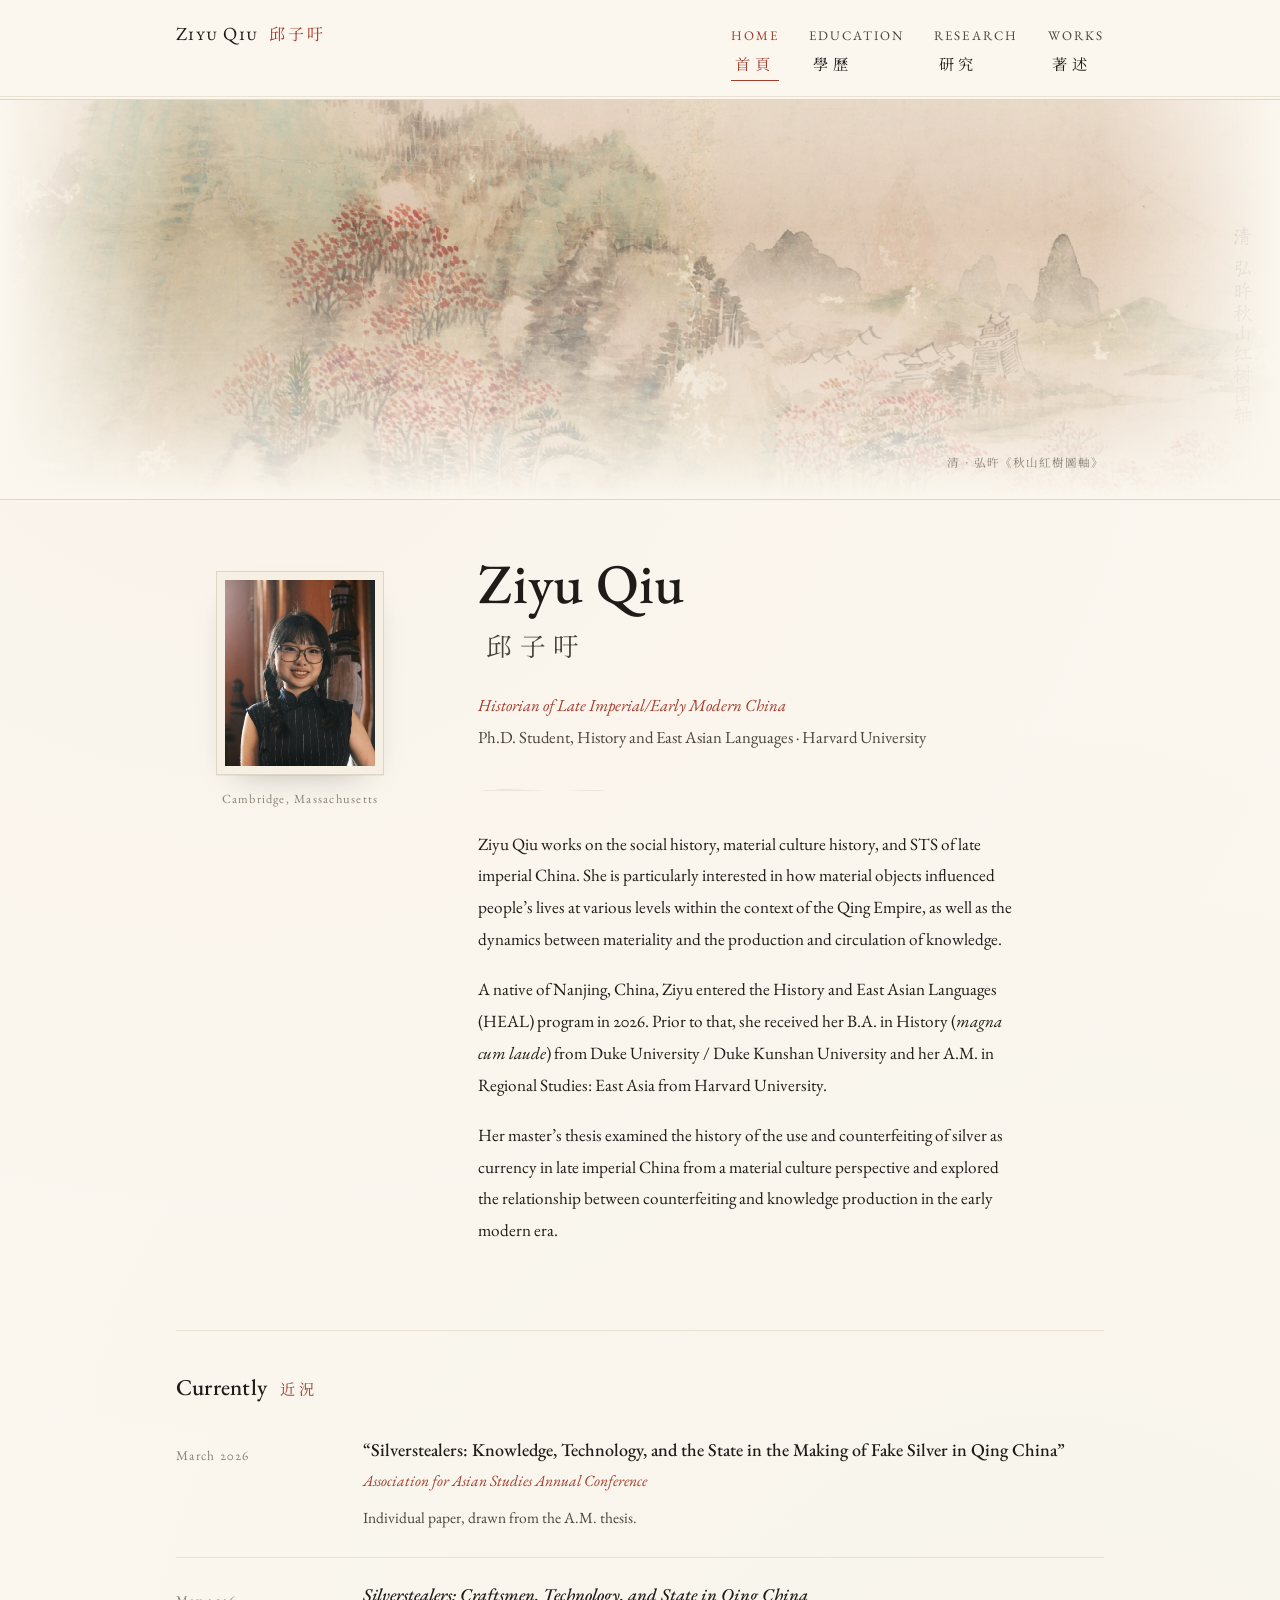
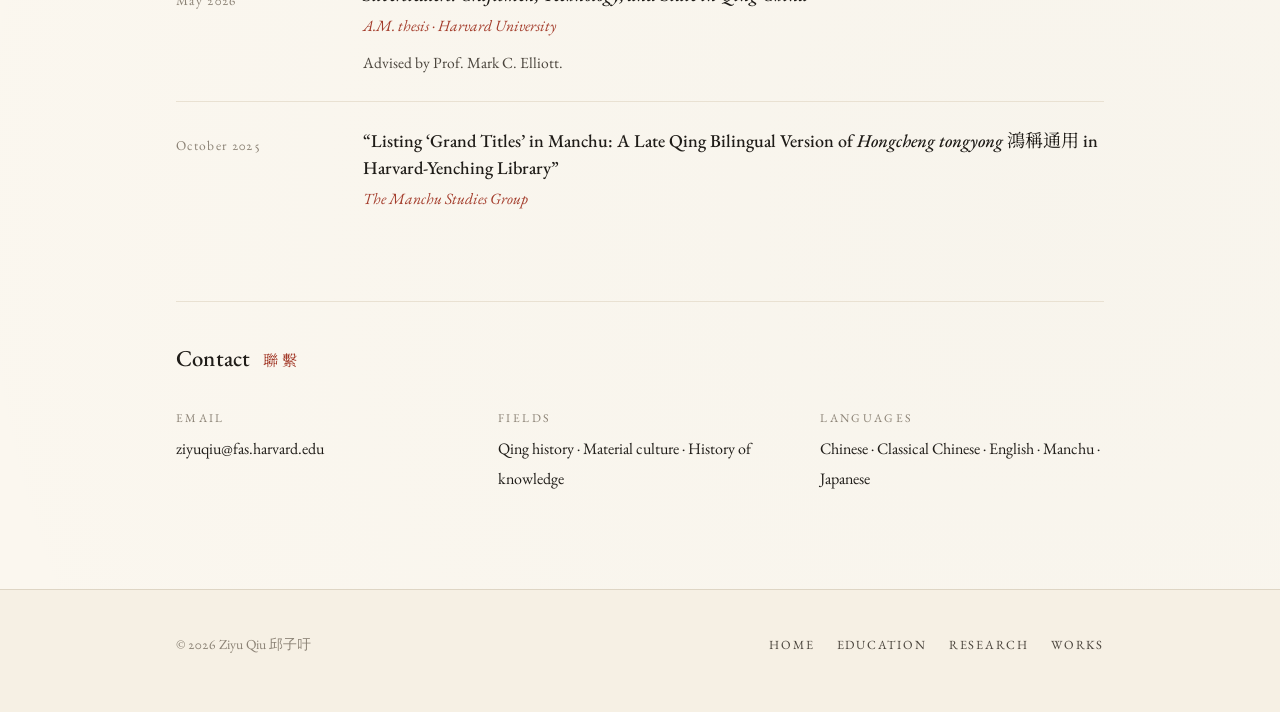
<file: index.html>
<!DOCTYPE html>
<html lang="en">
<head>
<meta charset="utf-8">
<meta name="viewport" content="width=device-width, initial-scale=1">
<title>Ziyu Qiu 邱子吁 — Historian of Late Imperial/Early Modern China</title>
<meta name="description" content="Ziyu Qiu (邱子吁) works on the social history, material culture history, and STS of late imperial China. Ph.D. student in History and East Asian Languages, Harvard University.">
<link rel="icon" href="data:image/svg+xml,%3Csvg xmlns='http://www.w3.org/2000/svg' viewBox='0 0 32 32'%3E%3Crect width='32' height='32' rx='3' fill='%23A33B2A'/%3E%3Ctext x='16' y='23' font-size='20' text-anchor='middle' fill='%23FBF7EF' font-family='serif'%3E%E9%82%B1%3C/text%3E%3C/svg%3E">
<link rel="preconnect" href="https://fonts.googleapis.com">
<link rel="preconnect" href="https://fonts.gstatic.com" crossorigin>
<link href="https://fonts.googleapis.com/css2?family=EB+Garamond:ital,wght@0,400;0,500;0,600;1,400;1,500&family=Noto+Serif+SC:wght@300;400;600&display=swap" rel="stylesheet">
<link rel="stylesheet" href="assets/css/style.css">
</head>
<body>

<header class="masthead">
  <div class="wrap masthead__inner">
    <a class="brand" href="index.html">
      <span class="brand__en">Ziyu Qiu</span>
      <span class="brand__zh">邱子吁</span>
    </a>
    <nav class="nav" aria-label="Main">
      <a href="index.html" aria-current="page">Home<span class="han">首頁</span></a>
      <a href="education.html">Education<span class="han">學歷</span></a>
      <a href="research.html">Research<span class="han">研究</span></a>
      <a href="works.html">Works<span class="han">著述</span></a>
    </nav>
  </div>
</header>

<main>

  <section class="hero">
    <div class="hero__scroll">
      <img src="assets/img/landscape.jpg" alt="Qing-dynasty ink-and-colour landscape: mist-veiled mountains with red autumn trees.">
      <p class="hero__caption">清 · 弘旿《秋山紅樹圖軸》</p>
    </div>

    <div class="wrap hero__body">

      <figure class="portrait">
        <div class="portrait__frame">
          <img src="assets/img/portrait.jpg" alt="Portrait of Ziyu Qiu.">
        </div>
        <figcaption>Cambridge, Massachusetts</figcaption>
      </figure>

      <div>
        <h1 class="identity__en">Ziyu Qiu</h1>
        <p class="identity__zh">邱子吁</p>
        <p class="identity__role">Historian of Late Imperial/Early Modern China<br>
          <span>Ph.D. Student, History and East Asian Languages · Harvard University</span></p>

        <svg class="stroke" viewBox="0 0 200 8" aria-hidden="true">
          <path d="M2,4.2 C60,0.6 140,7.4 198,3.9 C140,5.9 60,2.3 2,4.2 Z"/>
        </svg>

        <div class="lede">
          <p>Ziyu Qiu works on the social history, material culture history, and STS of
             late imperial China. She is particularly interested in how material objects
             influenced people’s lives at various levels within the context of the Qing
             Empire, as well as the dynamics between materiality and the production and
             circulation of knowledge.</p>

          <p>A native of Nanjing, China, Ziyu entered the History and East Asian
             Languages (HEAL) program in 2026. Prior to that, she received her B.A. in
             History (<em>magna cum laude</em>) from Duke University / Duke Kunshan
             University and her A.M. in Regional Studies: East Asia from Harvard
             University.</p>

          <p>Her master’s thesis examined the history of the use and counterfeiting of
             silver as currency in late imperial China from a material culture
             perspective and explored the relationship between counterfeiting and
             knowledge production in the early modern era.</p>
        </div>
      </div>
    </div>
  </section>

  <section class="wrap section section--sep">
    <h2 class="sec">Currently <span class="han">近況</span></h2>
    <ul class="entries">
      <li class="entry">
        <div class="entry__date">March 2026</div>
        <div>
          <p class="entry__title">“Silverstealers: Knowledge, Technology, and the State in
            the Making of Fake Silver in Qing China”</p>
          <p class="entry__where">Association for Asian Studies Annual Conference</p>
          <p class="entry__note">Individual paper, drawn from the A.M. thesis.</p>
        </div>
      </li>
      <li class="entry">
        <div class="entry__date">May 2026</div>
        <div>
          <p class="entry__title"><cite>Silverstealers: Craftsmen, Technology, and State
            in Qing China</cite></p>
          <p class="entry__where">A.M. thesis · Harvard University</p>
          <p class="entry__note">Advised by Prof. Mark C. Elliott.</p>
        </div>
      </li>
      <li class="entry">
        <div class="entry__date">October 2025</div>
        <div>
          <p class="entry__title">“Listing ‘Grand Titles’ in Manchu: A Late Qing Bilingual
            Version of <cite>Hongcheng tongyong</cite> <span class="han">鴻稱通用</span> in
            Harvard-Yenching Library”</p>
          <p class="entry__where">The Manchu Studies Group</p>
        </div>
      </li>
    </ul>
  </section>

  <section class="wrap section section--sep">
    <h2 class="sec">Contact <span class="han">聯繫</span></h2>
    <dl class="contact">
      <div>
        <dt>Email</dt>
        <dd class="v"><a href="mailto:ziyuqiu@fas.harvard.edu">ziyuqiu@fas.harvard.edu</a></dd>
      </div>
      <div>
        <dt>Fields</dt>
        <dd class="v">Qing history · Material culture · History of knowledge</dd>
      </div>
      <div>
        <dt>Languages</dt>
        <dd class="v">Chinese · Classical Chinese · English · Manchu · Japanese</dd>
      </div>
    </dl>
  </section>

</main>

<footer class="foot">
  <div class="wrap foot__inner">
    <p>© 2026 Ziyu Qiu 邱子吁</p>
    <nav class="foot__nav" aria-label="Footer">
      <a href="index.html">Home</a>
      <a href="education.html">Education</a>
      <a href="research.html">Research</a>
      <a href="works.html">Works</a>
    </nav>
  </div>
</footer>

</body>
</html>
</file>
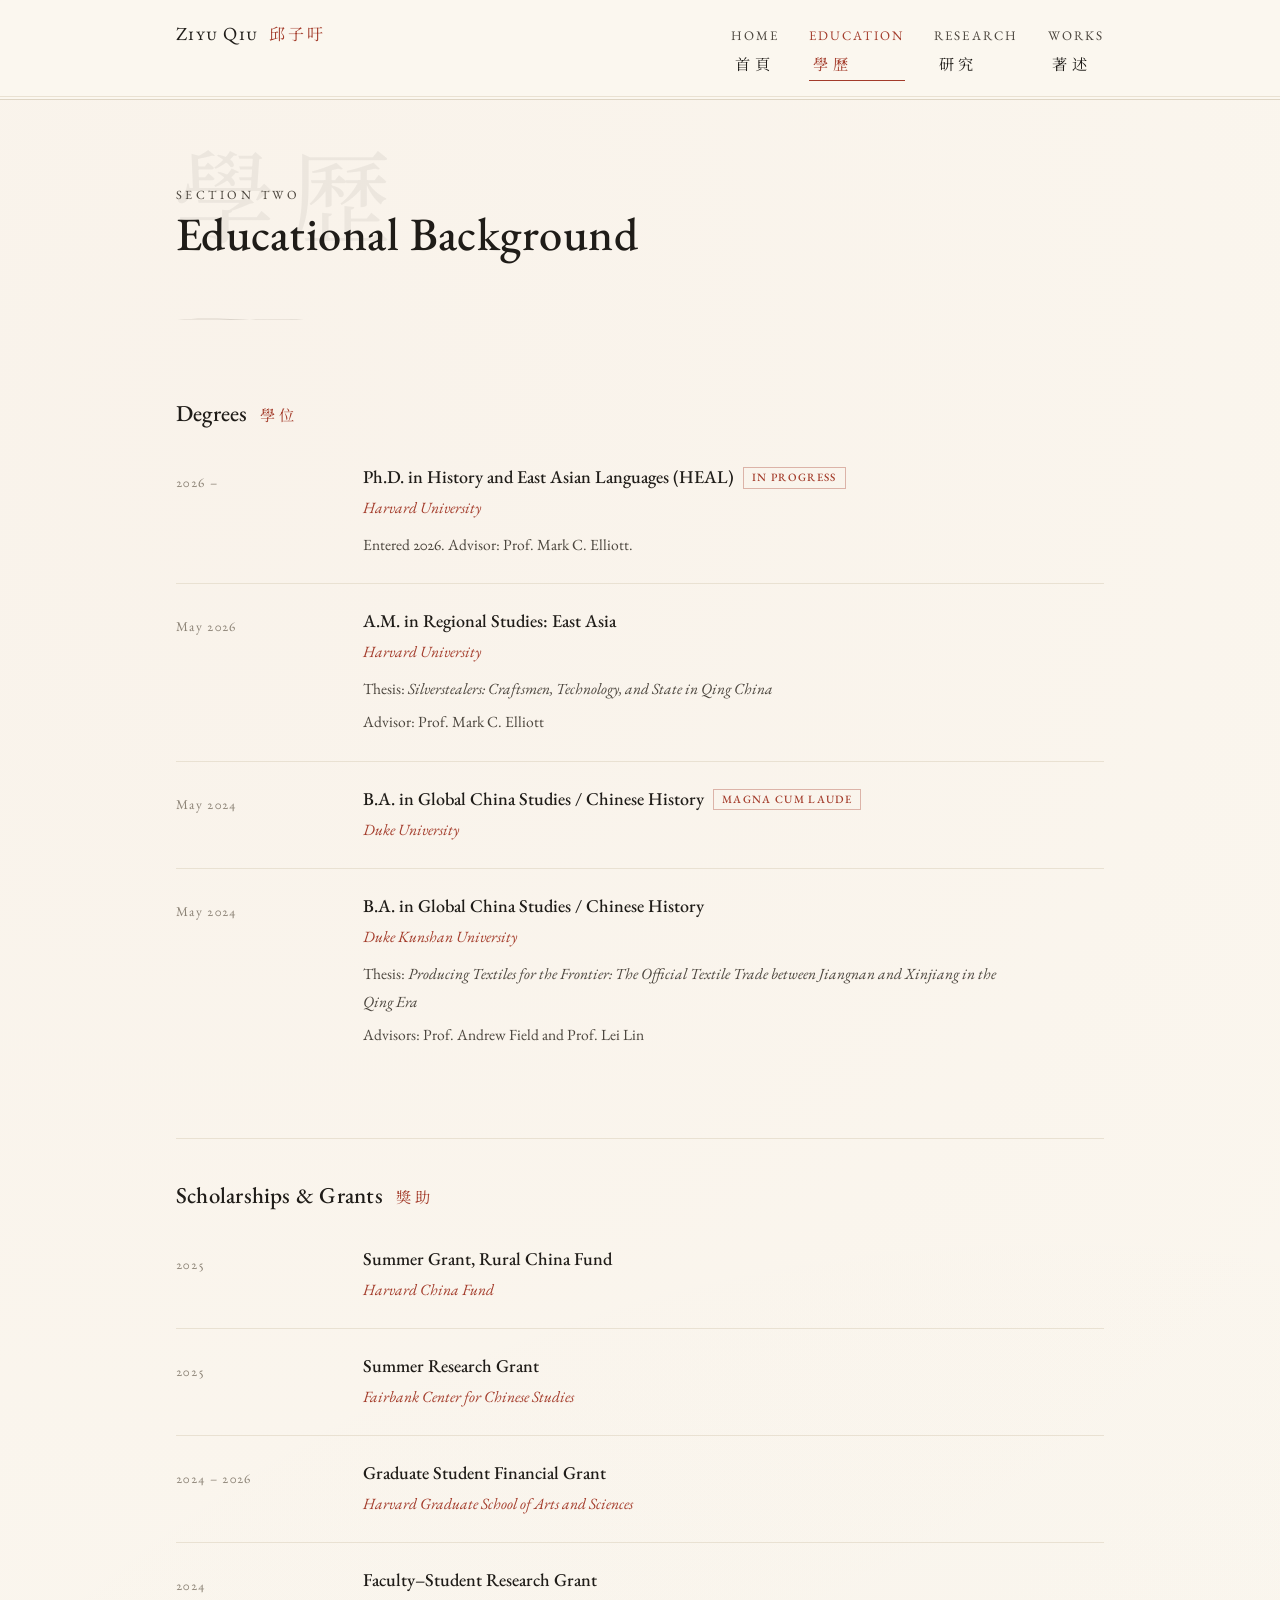
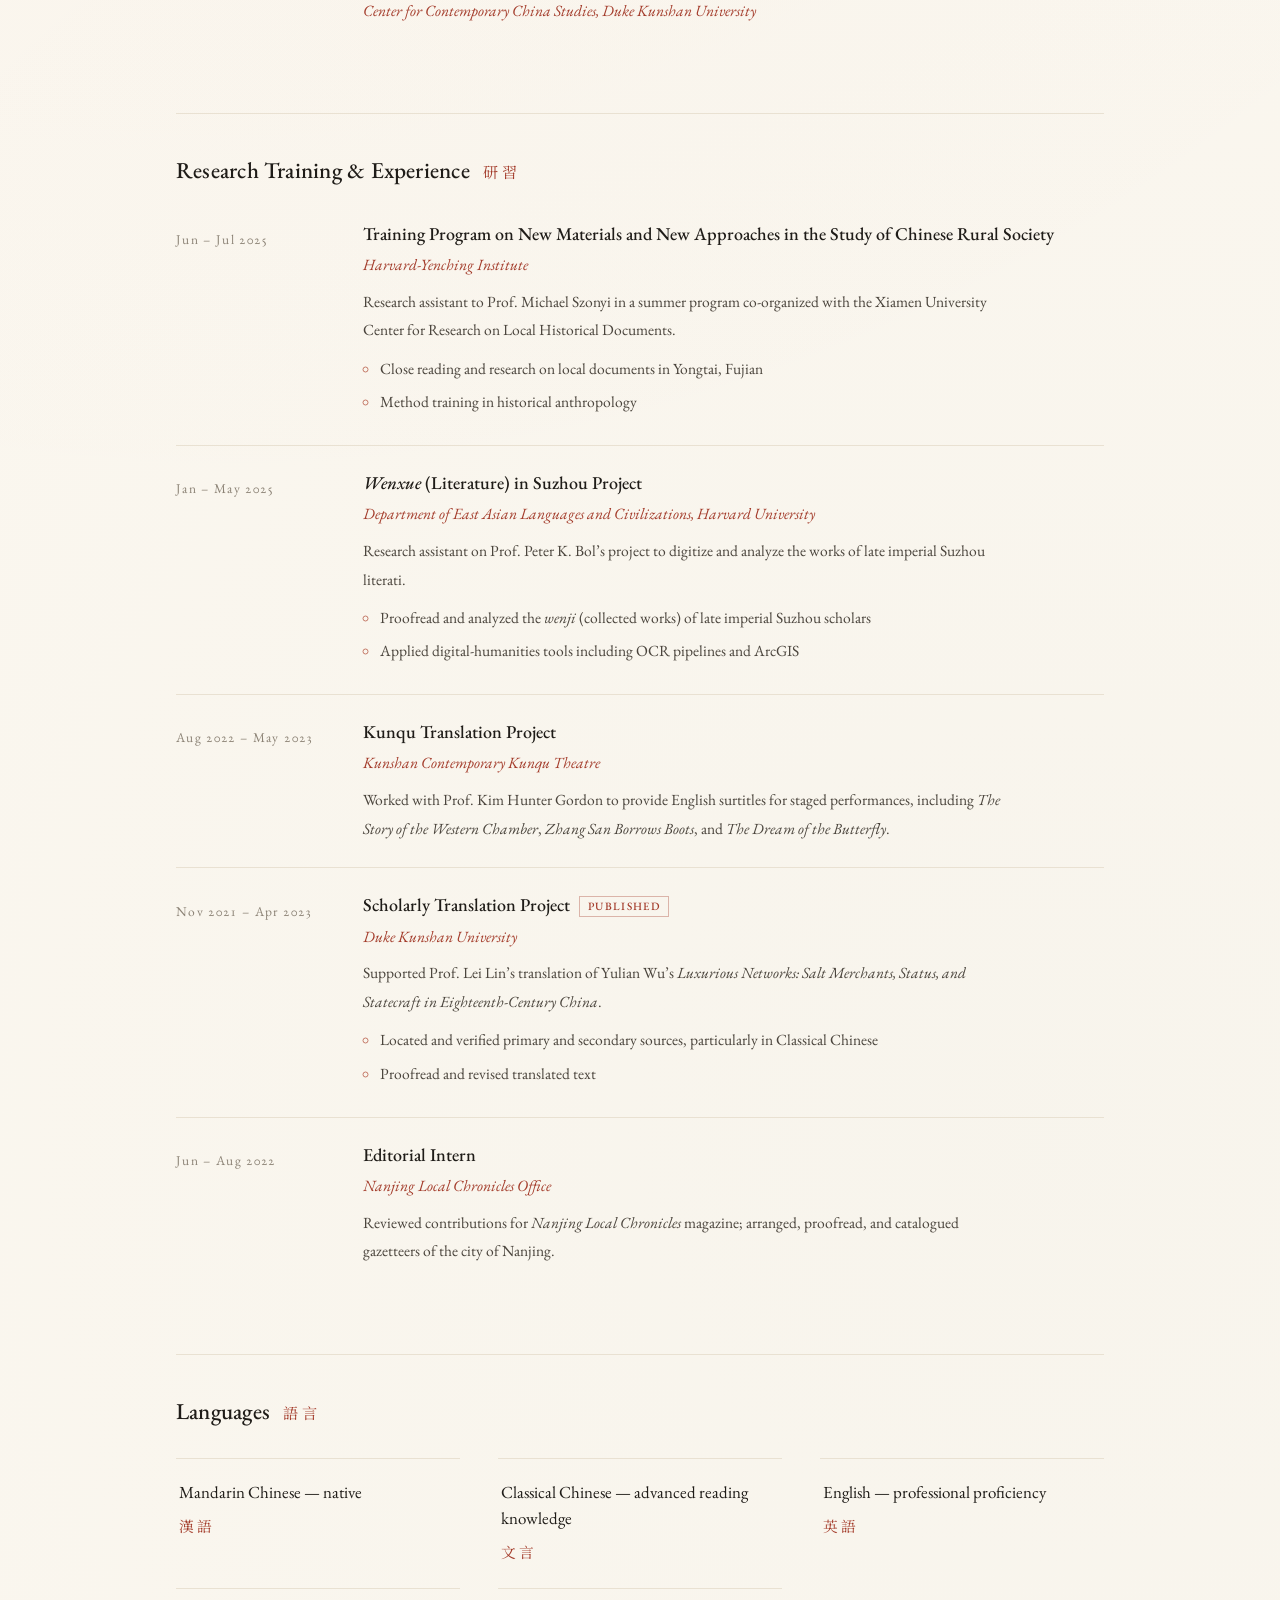
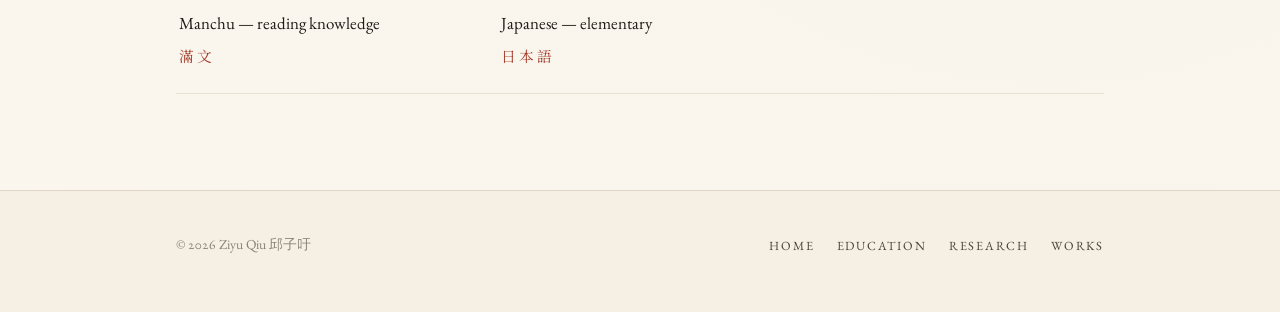
<file: education.html>
<!DOCTYPE html>
<html lang="en">
<head>
<meta charset="utf-8">
<meta name="viewport" content="width=device-width, initial-scale=1">
<title>Education — Ziyu Qiu 邱子吁</title>
<meta name="description" content="Education, training, grants, and languages of Ziyu Qiu (邱子吁), historian of Late Imperial/Early Modern China.">
<link rel="icon" href="data:image/svg+xml,%3Csvg xmlns='http://www.w3.org/2000/svg' viewBox='0 0 32 32'%3E%3Crect width='32' height='32' rx='3' fill='%23A33B2A'/%3E%3Ctext x='16' y='23' font-size='20' text-anchor='middle' fill='%23FBF7EF' font-family='serif'%3E%E9%82%B1%3C/text%3E%3C/svg%3E">
<link rel="preconnect" href="https://fonts.googleapis.com">
<link rel="preconnect" href="https://fonts.gstatic.com" crossorigin>
<link href="https://fonts.googleapis.com/css2?family=EB+Garamond:ital,wght@0,400;0,500;0,600;1,400;1,500&family=Noto+Serif+SC:wght@300;400;600&display=swap" rel="stylesheet">
<link rel="stylesheet" href="assets/css/style.css">
</head>
<body>

<header class="masthead">
  <div class="wrap masthead__inner">
    <a class="brand" href="index.html">
      <span class="brand__en">Ziyu Qiu</span>
      <span class="brand__zh">邱子吁</span>
    </a>
    <nav class="nav" aria-label="Main">
      <a href="index.html">Home<span class="han">首頁</span></a>
      <a href="education.html" aria-current="page">Education<span class="han">學歷</span></a>
      <a href="research.html">Research<span class="han">研究</span></a>
      <a href="works.html">Works<span class="han">著述</span></a>
    </nav>
  </div>
</header>

<main class="wrap">

  <div class="pagehead">
    <div class="pagehead__zh" aria-hidden="true">學歷</div>
    <p class="pagehead__label">Section Two</p>
    <h1>Educational Background</h1>
  </div>

  <svg class="stroke" viewBox="0 0 200 8" aria-hidden="true">
    <path d="M2,4.2 C60,0.6 140,7.4 198,3.9 C140,5.9 60,2.3 2,4.2 Z"/>
  </svg>

  <section class="section">
    <h2 class="sec">Degrees <span class="han">學位</span></h2>
    <ul class="entries">

      <li class="entry">
        <div class="entry__date">2026 –</div>
        <div>
          <p class="entry__title">Ph.D. in History and East Asian Languages (HEAL)<span
             class="tag">In progress</span></p>
          <p class="entry__where">Harvard University</p>
          <p class="entry__note">Entered 2026. Advisor: Prof. Mark C. Elliott.</p>
        </div>
      </li>

      <li class="entry">
        <div class="entry__date">May 2026</div>
        <div>
          <p class="entry__title">A.M. in Regional Studies: East Asia</p>
          <p class="entry__where">Harvard University</p>
          <p class="entry__note">Thesis: <cite>Silverstealers: Craftsmen, Technology,
             and State in Qing China</cite></p>
          <p class="entry__note">Advisor: Prof. Mark C. Elliott</p>
        </div>
      </li>

      <li class="entry">
        <div class="entry__date">May 2024</div>
        <div>
          <p class="entry__title">B.A. in Global China Studies / Chinese History<span
             class="tag">magna cum laude</span></p>
          <p class="entry__where">Duke University</p>
        </div>
      </li>

      <li class="entry">
        <div class="entry__date">May 2024</div>
        <div>
          <p class="entry__title">B.A. in Global China Studies / Chinese History</p>
          <p class="entry__where">Duke Kunshan University</p>
          <p class="entry__note">Thesis: <cite>Producing Textiles for the Frontier:
             The Official Textile Trade between Jiangnan and Xinjiang in the Qing Era</cite></p>
          <p class="entry__note">Advisors: Prof. Andrew Field and Prof. Lei Lin</p>
        </div>
      </li>

    </ul>
  </section>

  <section class="section section--sep">
    <h2 class="sec">Scholarships &amp; Grants <span class="han">獎助</span></h2>
    <ul class="entries">
      <li class="entry">
        <div class="entry__date">2025</div>
        <div>
          <p class="entry__title">Summer Grant, Rural China Fund</p>
          <p class="entry__where">Harvard China Fund</p>
        </div>
      </li>
      <li class="entry">
        <div class="entry__date">2025</div>
        <div>
          <p class="entry__title">Summer Research Grant</p>
          <p class="entry__where">Fairbank Center for Chinese Studies</p>
        </div>
      </li>
      <li class="entry">
        <div class="entry__date">2024 – 2026</div>
        <div>
          <p class="entry__title">Graduate Student Financial Grant</p>
          <p class="entry__where">Harvard Graduate School of Arts and Sciences</p>
        </div>
      </li>
      <li class="entry">
        <div class="entry__date">2024</div>
        <div>
          <p class="entry__title">Faculty–Student Research Grant</p>
          <p class="entry__where">Center for Contemporary China Studies,
             Duke Kunshan University</p>
        </div>
      </li>
    </ul>
  </section>

  <section class="section section--sep">
    <h2 class="sec">Research Training &amp; Experience <span class="han">研習</span></h2>
    <ul class="entries">

      <li class="entry">
        <div class="entry__date">Jun – Jul 2025</div>
        <div>
          <p class="entry__title">Training Program on New Materials and New Approaches
             in the Study of Chinese Rural Society</p>
          <p class="entry__where">Harvard-Yenching Institute</p>
          <p class="entry__note">Research assistant to Prof. Michael Szonyi in a summer
             program co-organized with the Xiamen University Center for Research on
             Local Historical Documents.</p>
          <ul>
            <li>Close reading and research on local documents in Yongtai, Fujian</li>
            <li>Method training in historical anthropology</li>
          </ul>
        </div>
      </li>

      <li class="entry">
        <div class="entry__date">Jan – May 2025</div>
        <div>
          <p class="entry__title"><cite>Wenxue</cite> (Literature) in Suzhou Project</p>
          <p class="entry__where">Department of East Asian Languages and Civilizations,
             Harvard University</p>
          <p class="entry__note">Research assistant on Prof. Peter K. Bol’s project to
             digitize and analyze the works of late imperial Suzhou literati.</p>
          <ul>
            <li>Proofread and analyzed the <cite>wenji</cite> (collected works) of late
                imperial Suzhou scholars</li>
            <li>Applied digital-humanities tools including OCR pipelines and ArcGIS</li>
          </ul>
        </div>
      </li>

      <li class="entry">
        <div class="entry__date">Aug 2022 – May 2023</div>
        <div>
          <p class="entry__title">Kunqu Translation Project</p>
          <p class="entry__where">Kunshan Contemporary Kunqu Theatre</p>
          <p class="entry__note">Worked with Prof. Kim Hunter Gordon to provide English
             surtitles for staged performances, including <cite>The Story of the Western
             Chamber</cite>, <cite>Zhang San Borrows Boots</cite>, and <cite>The Dream of
             the Butterfly</cite>.</p>
        </div>
      </li>

      <li class="entry">
        <div class="entry__date">Nov 2021 – Apr 2023</div>
        <div>
          <p class="entry__title">Scholarly Translation Project<span class="tag">Published</span></p>
          <p class="entry__where">Duke Kunshan University</p>
          <p class="entry__note">Supported Prof. Lei Lin’s translation of Yulian Wu’s
             <cite>Luxurious Networks: Salt Merchants, Status, and Statecraft in
             Eighteenth-Century China</cite>.</p>
          <ul>
            <li>Located and verified primary and secondary sources, particularly in
                Classical Chinese</li>
            <li>Proofread and revised translated text</li>
          </ul>
        </div>
      </li>

      <li class="entry">
        <div class="entry__date">Jun – Aug 2022</div>
        <div>
          <p class="entry__title">Editorial Intern</p>
          <p class="entry__where">Nanjing Local Chronicles Office</p>
          <p class="entry__note">Reviewed contributions for <cite>Nanjing Local
             Chronicles</cite> magazine; arranged, proofread, and catalogued gazetteers
             of the city of Nanjing.</p>
        </div>
      </li>

    </ul>
  </section>

  <section class="section section--sep">
    <h2 class="sec">Languages <span class="han">語言</span></h2>
    <ul class="interests">
      <li><span class="en">Mandarin Chinese — native</span><span class="zh">漢語</span></li>
      <li><span class="en">Classical Chinese — advanced reading knowledge</span><span class="zh">文言</span></li>
      <li><span class="en">English — professional proficiency</span><span class="zh">英語</span></li>
      <li><span class="en">Manchu — reading knowledge</span><span class="zh">滿文</span></li>
      <li><span class="en">Japanese — elementary</span><span class="zh">日本語</span></li>
    </ul>
  </section>

</main>

<footer class="foot">
  <div class="wrap foot__inner">
    <p>© 2026 Ziyu Qiu 邱子吁</p>
    <nav class="foot__nav" aria-label="Footer">
      <a href="index.html">Home</a>
      <a href="education.html">Education</a>
      <a href="research.html">Research</a>
      <a href="works.html">Works</a>
    </nav>
  </div>
</footer>

</body>
</html>
</file>
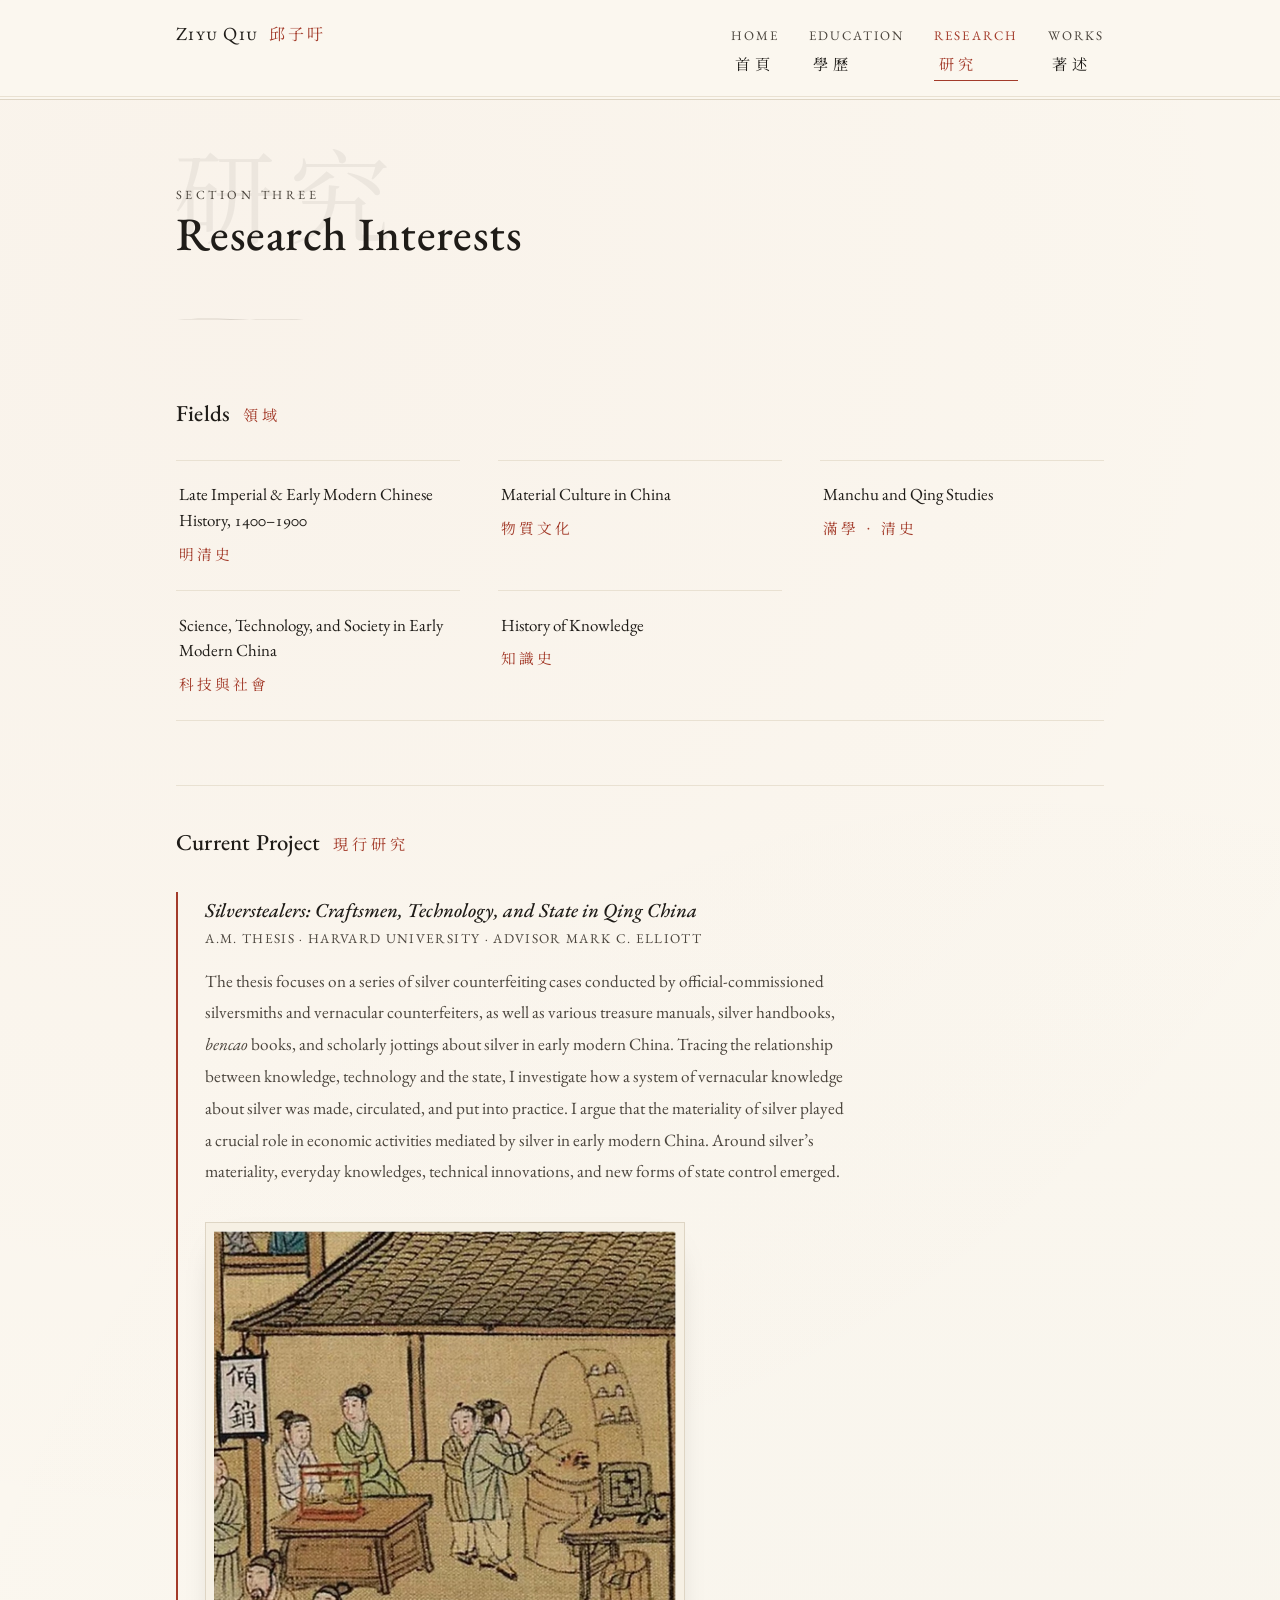
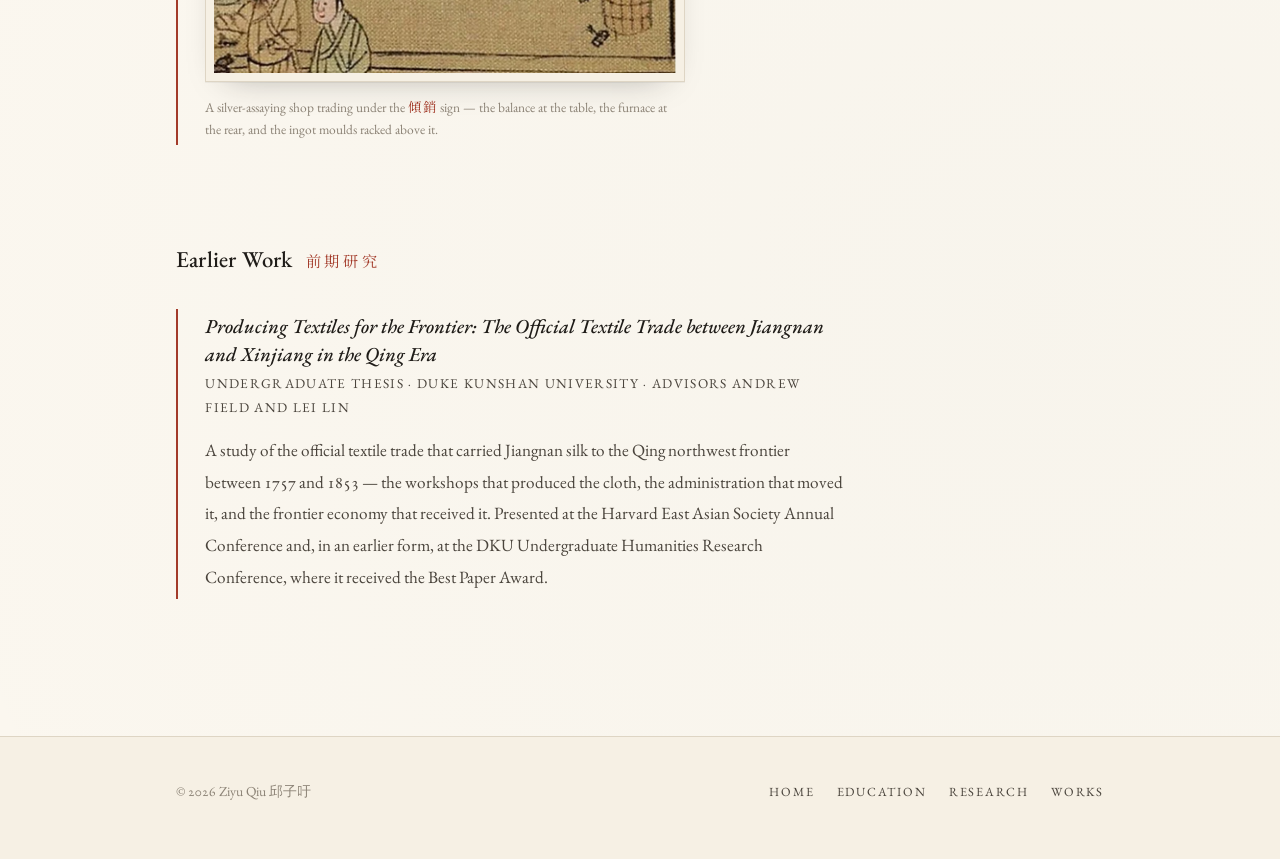
<file: research.html>
<!DOCTYPE html>
<html lang="en">
<head>
<meta charset="utf-8">
<meta name="viewport" content="width=device-width, initial-scale=1">
<title>Research — Ziyu Qiu 邱子吁</title>
<meta name="description" content="Research interests and current projects of Ziyu Qiu (邱子吁): late imperial Chinese history, material culture, Manchu and Qing studies, science and technology, and the history of knowledge.">
<link rel="icon" href="data:image/svg+xml,%3Csvg xmlns='http://www.w3.org/2000/svg' viewBox='0 0 32 32'%3E%3Crect width='32' height='32' rx='3' fill='%23A33B2A'/%3E%3Ctext x='16' y='23' font-size='20' text-anchor='middle' fill='%23FBF7EF' font-family='serif'%3E%E9%82%B1%3C/text%3E%3C/svg%3E">
<link rel="preconnect" href="https://fonts.googleapis.com">
<link rel="preconnect" href="https://fonts.gstatic.com" crossorigin>
<link href="https://fonts.googleapis.com/css2?family=EB+Garamond:ital,wght@0,400;0,500;0,600;1,400;1,500&family=Noto+Serif+SC:wght@300;400;600&display=swap" rel="stylesheet">
<link rel="stylesheet" href="assets/css/style.css">
</head>
<body>

<header class="masthead">
  <div class="wrap masthead__inner">
    <a class="brand" href="index.html">
      <span class="brand__en">Ziyu Qiu</span>
      <span class="brand__zh">邱子吁</span>
    </a>
    <nav class="nav" aria-label="Main">
      <a href="index.html">Home<span class="han">首頁</span></a>
      <a href="education.html">Education<span class="han">學歷</span></a>
      <a href="research.html" aria-current="page">Research<span class="han">研究</span></a>
      <a href="works.html">Works<span class="han">著述</span></a>
    </nav>
  </div>
</header>

<main class="wrap">

  <div class="pagehead">
    <div class="pagehead__zh" aria-hidden="true">研究</div>
    <p class="pagehead__label">Section Three</p>
    <h1>Research Interests</h1>
  </div>

  <svg class="stroke" viewBox="0 0 200 8" aria-hidden="true">
    <path d="M2,4.2 C60,0.6 140,7.4 198,3.9 C140,5.9 60,2.3 2,4.2 Z"/>
  </svg>

  <section class="section">
    <h2 class="sec">Fields <span class="han">領域</span></h2>
    <ul class="interests">
      <li>
        <span class="en">Late Imperial &amp; Early Modern Chinese History, 1400–1900</span>
        <span class="zh">明清史</span>
      </li>
      <li>
        <span class="en">Material Culture in China</span>
        <span class="zh">物質文化</span>
      </li>
      <li>
        <span class="en">Manchu and Qing Studies</span>
        <span class="zh">滿學 · 清史</span>
      </li>
      <li>
        <span class="en">Science, Technology, and Society in Early Modern China</span>
        <span class="zh">科技與社會</span>
      </li>
      <li>
        <span class="en">History of Knowledge</span>
        <span class="zh">知識史</span>
      </li>
    </ul>
  </section>

  <section class="section section--sep">
    <h2 class="sec">Current Project <span class="han">現行研究</span></h2>

    <div class="project">
      <h3><cite>Silverstealers: Craftsmen, Technology, and State in Qing China</cite></h3>
      <p class="project__meta">A.M. thesis · Harvard University · Advisor Mark C. Elliott</p>

      <p>The thesis focuses on a series of silver counterfeiting cases conducted by
         official-commissioned silversmiths and vernacular counterfeiters, as well as
         various treasure manuals, silver handbooks, <em>bencao</em> books, and scholarly
         jottings about silver in early modern China. Tracing the relationship between
         knowledge, technology and the state, I investigate how a system of vernacular
         knowledge about silver was made, circulated, and put into practice. I argue that
         the materiality of silver played a crucial role in economic activities mediated
         by silver in early modern China. Around silver’s materiality, everyday
         knowledges, technical innovations, and new forms of state control emerged.</p>

      <figure class="plate">
        <div class="plate__frame">
          <img src="assets/img/silver-shop.jpg" width="850" height="814" loading="lazy"
               alt="Painted detail of a Chinese silver shop: a hanging sign reading 傾銷,
                    a clerk weighing metal on a balance at a table, and two men working
                    at a furnace with ingot moulds on a rack behind them.">
        </div>
        <figcaption>A silver-assaying shop trading under the <span class="han">傾銷</span>
           sign — the balance at the table, the furnace at the rear, and the ingot
           moulds racked above it.</figcaption>
      </figure>
    </div>
  </section>

  <section class="section">
    <h2 class="sec">Earlier Work <span class="han">前期研究</span></h2>

    <div class="project">
      <h3><cite>Producing Textiles for the Frontier: The Official Textile Trade between
         Jiangnan and Xinjiang in the Qing Era</cite></h3>
      <p class="project__meta">Undergraduate thesis · Duke Kunshan University ·
         Advisors Andrew Field and Lei Lin</p>
      <p>A study of the official textile trade that carried Jiangnan silk to the Qing
         northwest frontier between 1757 and 1853 — the workshops that produced the
         cloth, the administration that moved it, and the frontier economy that received
         it. Presented at the Harvard East Asian Society Annual Conference and, in an
         earlier form, at the DKU Undergraduate Humanities Research Conference, where it
         received the Best Paper Award.</p>
    </div>
  </section>

</main>

<footer class="foot">
  <div class="wrap foot__inner">
    <p>© 2026 Ziyu Qiu 邱子吁</p>
    <nav class="foot__nav" aria-label="Footer">
      <a href="index.html">Home</a>
      <a href="education.html">Education</a>
      <a href="research.html">Research</a>
      <a href="works.html">Works</a>
    </nav>
  </div>
</footer>

</body>
</html>
</file>
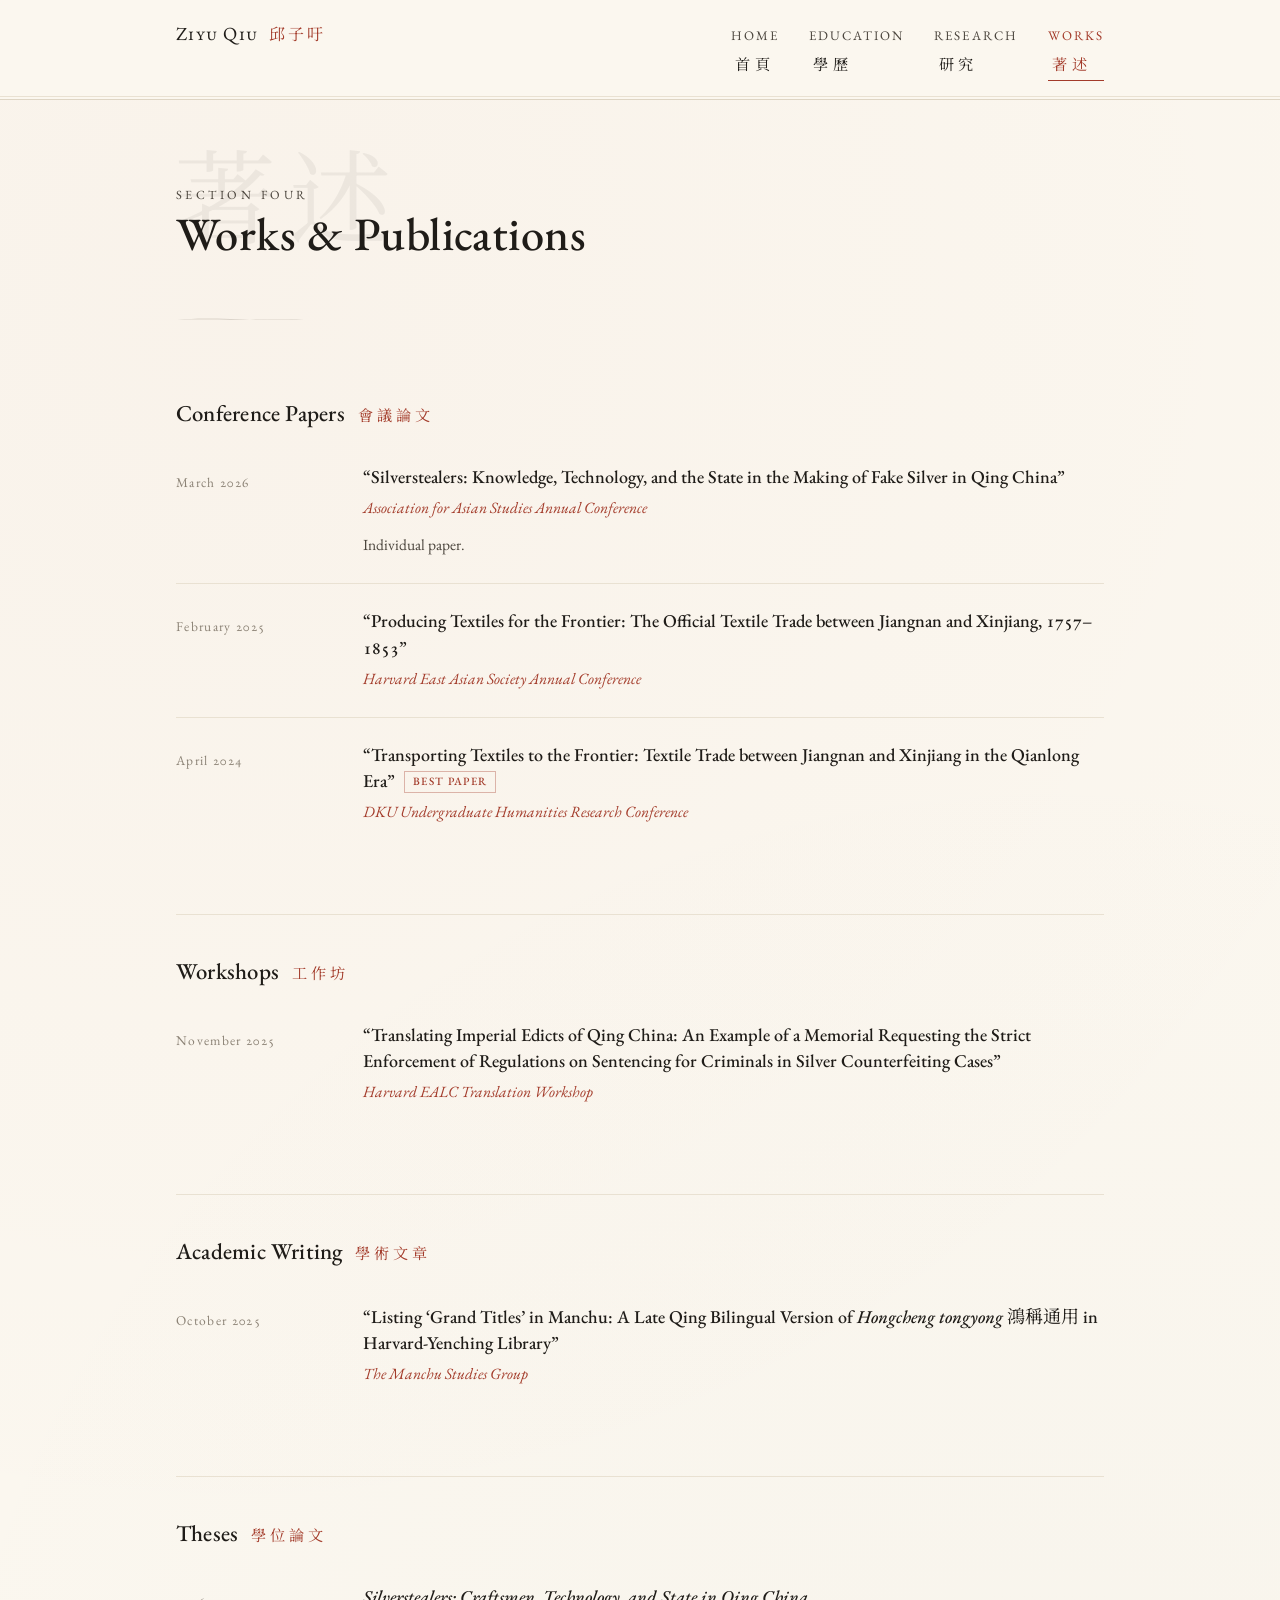
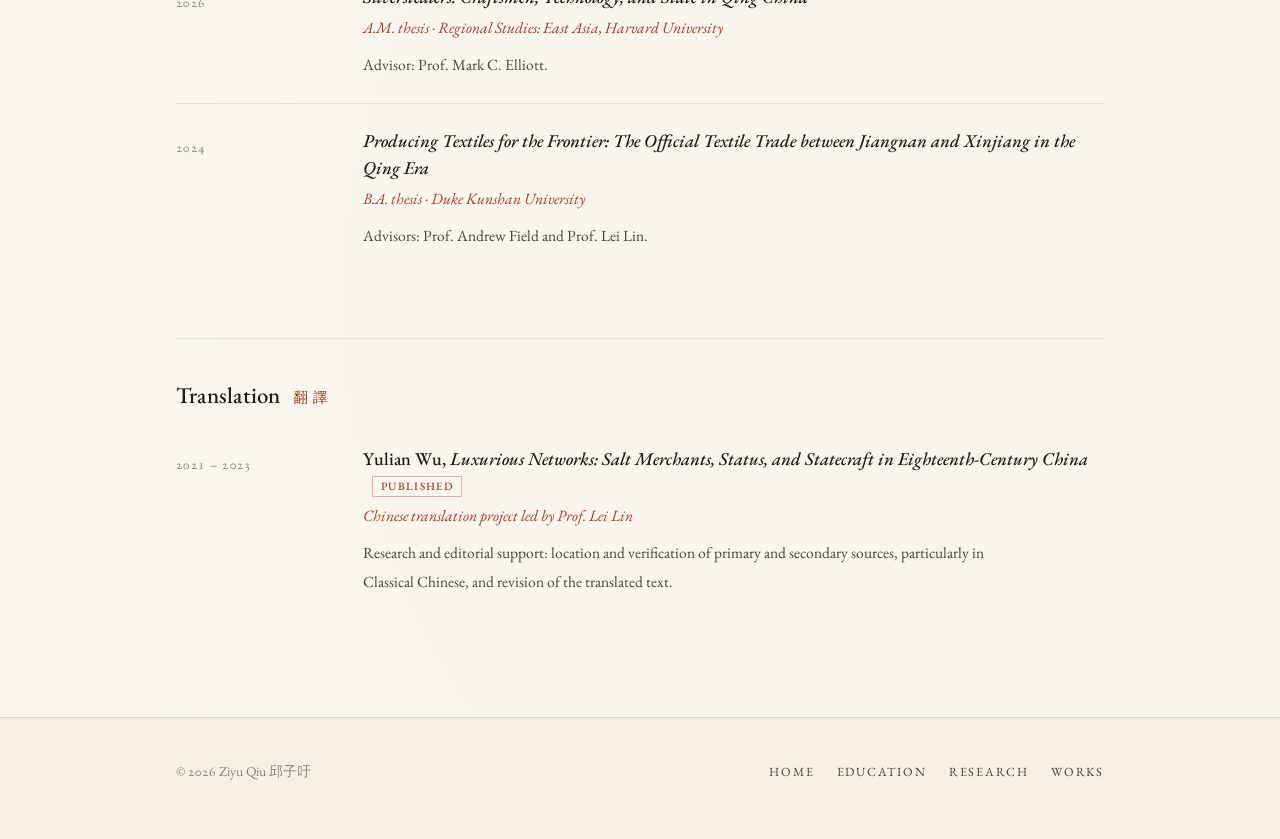
<file: works.html>
<!DOCTYPE html>
<html lang="en">
<head>
<meta charset="utf-8">
<meta name="viewport" content="width=device-width, initial-scale=1">
<title>Works &amp; Publications — Ziyu Qiu 邱子吁</title>
<meta name="description" content="Conference papers, workshops, academic writing, theses, and translation work by Ziyu Qiu (邱子吁).">
<link rel="icon" href="data:image/svg+xml,%3Csvg xmlns='http://www.w3.org/2000/svg' viewBox='0 0 32 32'%3E%3Crect width='32' height='32' rx='3' fill='%23A33B2A'/%3E%3Ctext x='16' y='23' font-size='20' text-anchor='middle' fill='%23FBF7EF' font-family='serif'%3E%E9%82%B1%3C/text%3E%3C/svg%3E">
<link rel="preconnect" href="https://fonts.googleapis.com">
<link rel="preconnect" href="https://fonts.gstatic.com" crossorigin>
<link href="https://fonts.googleapis.com/css2?family=EB+Garamond:ital,wght@0,400;0,500;0,600;1,400;1,500&family=Noto+Serif+SC:wght@300;400;600&display=swap" rel="stylesheet">
<link rel="stylesheet" href="assets/css/style.css">
</head>
<body>

<header class="masthead">
  <div class="wrap masthead__inner">
    <a class="brand" href="index.html">
      <span class="brand__en">Ziyu Qiu</span>
      <span class="brand__zh">邱子吁</span>
    </a>
    <nav class="nav" aria-label="Main">
      <a href="index.html">Home<span class="han">首頁</span></a>
      <a href="education.html">Education<span class="han">學歷</span></a>
      <a href="research.html">Research<span class="han">研究</span></a>
      <a href="works.html" aria-current="page">Works<span class="han">著述</span></a>
    </nav>
  </div>
</header>

<main class="wrap">

  <div class="pagehead">
    <div class="pagehead__zh" aria-hidden="true">著述</div>
    <p class="pagehead__label">Section Four</p>
    <h1>Works &amp; Publications</h1>
  </div>

  <svg class="stroke" viewBox="0 0 200 8" aria-hidden="true">
    <path d="M2,4.2 C60,0.6 140,7.4 198,3.9 C140,5.9 60,2.3 2,4.2 Z"/>
  </svg>

  <section class="section">
    <h2 class="sec">Conference Papers <span class="han">會議論文</span></h2>
    <ul class="entries">

      <li class="entry">
        <div class="entry__date">March 2026</div>
        <div>
          <p class="entry__title">“Silverstealers: Knowledge, Technology, and the State
             in the Making of Fake Silver in Qing China”</p>
          <p class="entry__where">Association for Asian Studies Annual Conference</p>
          <p class="entry__note">Individual paper.</p>
        </div>
      </li>

      <li class="entry">
        <div class="entry__date">February 2025</div>
        <div>
          <p class="entry__title">“Producing Textiles for the Frontier: The Official
             Textile Trade between Jiangnan and Xinjiang, 1757–1853”</p>
          <p class="entry__where">Harvard East Asian Society Annual Conference</p>
        </div>
      </li>

      <li class="entry">
        <div class="entry__date">April 2024</div>
        <div>
          <p class="entry__title">“Transporting Textiles to the Frontier: Textile Trade
             between Jiangnan and Xinjiang in the Qianlong Era”<span class="tag">Best Paper</span></p>
          <p class="entry__where">DKU Undergraduate Humanities Research Conference</p>
        </div>
      </li>

    </ul>
  </section>

  <section class="section section--sep">
    <h2 class="sec">Workshops <span class="han">工作坊</span></h2>
    <ul class="entries">
      <li class="entry">
        <div class="entry__date">November 2025</div>
        <div>
          <p class="entry__title">“Translating Imperial Edicts of Qing China: An Example
             of a Memorial Requesting the Strict Enforcement of Regulations on Sentencing
             for Criminals in Silver Counterfeiting Cases”</p>
          <p class="entry__where">Harvard EALC Translation Workshop</p>
        </div>
      </li>
    </ul>
  </section>

  <section class="section section--sep">
    <h2 class="sec">Academic Writing <span class="han">學術文章</span></h2>
    <ul class="entries">
      <li class="entry">
        <div class="entry__date">October 2025</div>
        <div>
          <p class="entry__title">“Listing ‘Grand Titles’ in Manchu: A Late Qing Bilingual
             Version of <cite>Hongcheng tongyong</cite> <span class="han">鴻稱通用</span>
             in Harvard-Yenching Library”</p>
          <p class="entry__where">The Manchu Studies Group</p>
        </div>
      </li>
    </ul>
  </section>

  <section class="section section--sep">
    <h2 class="sec">Theses <span class="han">學位論文</span></h2>
    <ul class="entries">

      <li class="entry">
        <div class="entry__date">2026</div>
        <div>
          <p class="entry__title"><cite>Silverstealers: Craftsmen, Technology, and State
             in Qing China</cite></p>
          <p class="entry__where">A.M. thesis · Regional Studies: East Asia,
             Harvard University</p>
          <p class="entry__note">Advisor: Prof. Mark C. Elliott.</p>
        </div>
      </li>

      <li class="entry">
        <div class="entry__date">2024</div>
        <div>
          <p class="entry__title"><cite>Producing Textiles for the Frontier: The Official
             Textile Trade between Jiangnan and Xinjiang in the Qing Era</cite></p>
          <p class="entry__where">B.A. thesis · Duke Kunshan University</p>
          <p class="entry__note">Advisors: Prof. Andrew Field and Prof. Lei Lin.</p>
        </div>
      </li>

    </ul>
  </section>

  <section class="section section--sep">
    <h2 class="sec">Translation <span class="han">翻譯</span></h2>
    <ul class="entries">

      <li class="entry">
        <div class="entry__date">2021 – 2023</div>
        <div>
          <p class="entry__title">Yulian Wu, <cite>Luxurious Networks: Salt Merchants,
             Status, and Statecraft in Eighteenth-Century China</cite><span
             class="tag">Published</span></p>
          <p class="entry__where">Chinese translation project led by Prof. Lei Lin</p>
          <p class="entry__note">Research and editorial support: location and verification
             of primary and secondary sources, particularly in Classical Chinese, and
             revision of the translated text.</p>
        </div>
      </li>


    </ul>
  </section>

</main>

<footer class="foot">
  <div class="wrap foot__inner">
    <p>© 2026 Ziyu Qiu 邱子吁</p>
    <nav class="foot__nav" aria-label="Footer">
      <a href="index.html">Home</a>
      <a href="education.html">Education</a>
      <a href="research.html">Research</a>
      <a href="works.html">Works</a>
    </nav>
  </div>
</footer>

</body>
</html>
</file>
<file: assets/css/style.css>
/* ============================================================
   Ziyu Qiu 邱子吁 — scholarly page
   Visual idiom: Song-literati / ink-wash
   Palette: rice paper, ink, a single cinnabar-seal accent
   ============================================================ */

:root {
  /* paper */
  --paper:        #FBF7EF;
  --paper-warm:   #F6F0E4;
  --paper-deep:   #EFE7D8;

  /* ink */
  --ink:          #1F1C18;
  --ink-soft:     #4A443C;
  --ink-faint:    #8B8275;

  /* accents */
  --seal:         #A33B2A;   /* 朱砂 cinnabar */
  --seal-light:   #C57A68;
  --celadon:      #7D948C;   /* 青瓷 */

  --rule:         #DED5C4;
  --rule-soft:    #E9E1D2;

  --serif: "EB Garamond", "Iowan Old Style", "Palatino Linotype", Palatino,
           "Book Antiqua", Georgia, serif;
  --han:   "Noto Serif SC", "Songti SC", "STSong", "Source Han Serif SC",
           SimSun, serif;

  --measure: 34rem;      /* comfortable reading width */
  --page:    58rem;      /* outer content width */

  color-scheme: light;
}

/* ---------- reset-ish ---------- */
*, *::before, *::after { box-sizing: border-box; }

html { -webkit-text-size-adjust: 100%; scroll-behavior: smooth; }

body {
  margin: 0;
  background-color: var(--paper);
  /* faint paper fibre */
  background-image:
    radial-gradient(circle at 18% 12%, rgba(163, 59, 42, .022), transparent 55%),
    radial-gradient(circle at 82% 78%, rgba(125, 148, 140, .028), transparent 55%);
  color: var(--ink);
  font-family: var(--serif);
  font-size: 1.075rem;
  line-height: 1.85;
  font-feature-settings: "liga" 1, "kern" 1, "onum" 1;
  text-rendering: optimizeLegibility;
}

img { max-width: 100%; display: block; }

a {
  color: var(--ink);
  text-decoration: none;
  background-image: linear-gradient(var(--seal-light), var(--seal-light));
  background-size: 0% 1px;
  background-repeat: no-repeat;
  background-position: 0 100%;
  transition: background-size .32s cubic-bezier(.2,.7,.3,1), color .32s ease;
}
a:hover, a:focus-visible { color: var(--seal); background-size: 100% 1px; }
a:focus-visible { outline: 1px dotted var(--seal); outline-offset: 4px; }

::selection { background: rgba(163, 59, 42, .13); }

/* ---------- shared layout ---------- */
.wrap {
  width: min(100% - 3rem, var(--page));
  margin-inline: auto;
}

.han { font-family: var(--han); font-weight: 400; }

/* tapered ink stroke used as a divider */
.stroke {
  display: block;
  width: 8.5rem;
  height: .55rem;
  margin: 2.1rem 0;
  overflow: visible;
  fill: var(--ink-faint);
  opacity: .55;
}
.stroke--center { margin-inline: auto; }

/* ============================================================
   Masthead & navigation
   ============================================================ */
.masthead {
  border-bottom: 1px solid var(--rule);
  background: rgba(251, 247, 239, .93);
  backdrop-filter: saturate(120%) blur(6px);
  position: sticky;
  top: 0;
  z-index: 50;
}
.masthead::after {              /* the classic double rule of a printed book */
  content: "";
  display: block;
  height: 3px;
  border-top: 1px solid var(--rule-soft);
  margin-top: 2px;
}

.masthead__inner {
  display: flex;
  flex-wrap: wrap;
  align-items: baseline;
  justify-content: space-between;
  gap: .6rem 2rem;
  padding: 1.05rem 0 .8rem;
}

.brand { display: flex; align-items: baseline; gap: .65rem; }
.brand:hover { color: inherit; }
.brand__en {
  font-size: 1.16rem;
  letter-spacing: .07em;
  font-variant: small-caps;
}
.brand__zh {
  font-family: var(--han);
  font-size: 1rem;
  color: var(--seal);
  letter-spacing: .18em;
}

.nav { display: flex; flex-wrap: wrap; gap: 1.85rem; }
.nav a {
  font-size: .82rem;
  letter-spacing: .16em;
  text-transform: uppercase;
  color: var(--ink-soft);
  padding-bottom: .18rem;
}
.nav a .han {
  display: block;
  font-size: .95rem;
  letter-spacing: .3em;
  text-transform: none;
  color: var(--ink);
  margin-top: .12rem;
  text-indent: .3em;   /* optically centre the tracked characters */
}
.nav a[aria-current="page"] { color: var(--seal); }
.nav a[aria-current="page"] .han { color: var(--seal); }
.nav a[aria-current="page"] {
  background-image: linear-gradient(var(--seal), var(--seal));
  background-size: 100% 1px;
}

/* ============================================================
   Page headers
   ============================================================ */
.pagehead { padding: 4.2rem 0 1.2rem; position: relative; }

.pagehead__zh {
  font-family: var(--han);
  font-size: clamp(3.6rem, 12vw, 6.4rem);
  line-height: 1;
  color: var(--ink);
  opacity: .055;
  letter-spacing: .12em;
  position: absolute;
  top: 2.6rem;
  left: -.1rem;
  user-select: none;
  pointer-events: none;
}
.pagehead__label {
  font-size: .78rem;
  letter-spacing: .28em;
  text-transform: uppercase;
  color: var(--seal);
  margin: 0 0 .5rem;
  position: relative;
}
.pagehead h1 {
  font-size: clamp(2rem, 4.6vw, 2.9rem);
  font-weight: 500;
  line-height: 1.2;
  margin: 0;
  letter-spacing: .01em;
  position: relative;
}
.pagehead p {
  max-width: var(--measure);
  color: var(--ink-soft);
  margin: 1rem 0 0;
  position: relative;
}

/* ============================================================
   Home — hero
   ============================================================ */
.hero { position: relative; }

.hero__scroll {
  position: relative;
  height: clamp(15rem, 38vw, 25rem);
  overflow: hidden;
  border-bottom: 1px solid var(--rule);
}
.hero__scroll img {
  width: 100%;
  height: 100%;
  object-fit: cover;
  object-position: 50% 42%;
  filter: saturate(.92);
}
/* let the painting dissolve into the paper */
.hero__scroll::after {
  content: "";
  position: absolute;
  inset: 0;
  background:
    linear-gradient(to bottom, rgba(251,247,239,.34) 0%, rgba(251,247,239,0) 32%,
                    rgba(251,247,239,.55) 78%, var(--paper) 100%),
    linear-gradient(to right, var(--paper) 0%, rgba(251,247,239,0) 14%,
                    rgba(251,247,239,0) 86%, var(--paper) 100%);
}
.hero__caption {
  position: absolute;
  right: max(1.5rem, calc(50vw - var(--page) / 2));
  bottom: .9rem;
  z-index: 2;
  font-size: .72rem;
  letter-spacing: .09em;
  color: var(--ink-faint);
  font-family: var(--han);
}

.hero__body {
  display: grid;
  grid-template-columns: 15.5rem 1fr;
  gap: 3.4rem;
  align-items: start;
  padding: 3.4rem 0 1rem;
}

.portrait { position: relative; }
.portrait img {
  width: 100%;
  filter: grayscale(.12) contrast(1.02);
}
.portrait__frame {
  padding: .5rem;
  background: var(--paper-warm);
  border: 1px solid var(--rule);
  box-shadow: 0 1px 0 rgba(31,28,24,.05), 0 14px 34px -22px rgba(31,28,24,.4);
}
.portrait figcaption {
  margin-top: .8rem;
  font-size: .78rem;
  letter-spacing: .1em;
  color: var(--ink-faint);
  text-align: center;
}

.identity__en {
  font-size: clamp(2.4rem, 5.6vw, 3.5rem);
  font-weight: 500;
  line-height: 1.06;
  margin: 0;
  letter-spacing: .005em;
}
.identity__zh {
  font-family: var(--han);
  font-size: 1.6rem;
  letter-spacing: .3em;
  color: var(--ink-soft);
  margin: .55rem 0 0;
  text-indent: .3em;
  font-weight: 400;
}
.identity__role {
  margin: 1.3rem 0 0;
  font-size: 1.05rem;
  font-style: italic;
  color: var(--seal);
}
.identity__role span { font-style: normal; color: var(--ink-soft); }

.lede { max-width: var(--measure); }
.lede p { margin: 0 0 1.15rem; }

/* ============================================================
   Generic prose section
   ============================================================ */
.section { padding: 2.2rem 0 1rem; }
.section--sep { border-top: 1px solid var(--rule-soft); margin-top: 3rem; }

h2.sec {
  font-size: 1.42rem;
  font-weight: 500;
  margin: 0 0 .35rem;
  letter-spacing: .01em;
  display: flex;
  align-items: baseline;
  gap: .8rem;
}
h2.sec .han {
  font-size: .95rem;
  color: var(--seal);
  letter-spacing: .26em;
  font-weight: 400;
}
h3.sub {
  font-size: 1.02rem;
  font-weight: 600;
  letter-spacing: .11em;
  text-transform: uppercase;
  color: var(--ink-soft);
  margin: 2.6rem 0 1.1rem;
  padding-bottom: .45rem;
  border-bottom: 1px solid var(--rule-soft);
}
.prose { max-width: var(--measure); }
.prose p { margin: 0 0 1.15rem; }

/* ============================================================
   Entry list — degrees, positions, publications
   ============================================================ */
.entries { list-style: none; margin: 0; padding: 0; }

.entry {
  display: grid;
  grid-template-columns: 9.5rem 1fr;
  gap: 0 2.2rem;
  padding: 1.5rem 0;
  border-bottom: 1px solid var(--rule-soft);
}
.entry:last-child { border-bottom: 0; }

.entry__date {
  font-size: .84rem;
  letter-spacing: .1em;
  color: var(--ink-faint);
  padding-top: .38rem;
  font-variant-numeric: lining-nums;
}
.entry__title {
  font-size: 1.13rem;
  font-weight: 500;
  margin: 0 0 .18rem;
  line-height: 1.45;
}
.entry__title cite { font-style: italic; font-weight: 500; }
.entry__where {
  margin: 0;
  color: var(--seal);
  font-style: italic;
  font-size: .98rem;
}
.entry__note {
  margin: .55rem 0 0;
  color: var(--ink-soft);
  font-size: .97rem;
  max-width: 40rem;
}
.entry__note + .entry__note { margin-top: .25rem; }

.entry ul {
  margin: .6rem 0 0;
  padding-left: 1.05rem;
  color: var(--ink-soft);
  font-size: .97rem;
}
.entry ul li { margin-bottom: .28rem; }
.entry ul li::marker { color: var(--seal-light); }

.tag {
  display: inline-block;
  margin-left: .55rem;
  padding: .08rem .5rem .12rem;
  font-size: .7rem;
  letter-spacing: .12em;
  text-transform: uppercase;
  color: var(--seal);
  border: 1px solid rgba(163, 59, 42, .35);
  vertical-align: .12em;
  white-space: nowrap;
}

/* ============================================================
   Research interest cards
   ============================================================ */
.interests {
  list-style: none;
  margin: 1.6rem 0 0;
  padding: 0;
  display: grid;
  grid-template-columns: repeat(auto-fit, minmax(15rem, 1fr));
  column-gap: 2.4rem;
  border-bottom: 1px solid var(--rule-soft);
}
/* horizontal rules only: an unfilled trailing cell leaves no orphan box */
.interests li {
  border-top: 1px solid var(--rule-soft);
  padding: 1.35rem .2rem 1.45rem;
  transition: color .35s ease;
}
.interests li:hover .zh { color: var(--ink); }
.interests .en { display: block; font-size: 1.06rem; line-height: 1.5; }
.interests .zh {
  display: block;
  font-family: var(--han);
  font-size: .92rem;
  letter-spacing: .2em;
  color: var(--seal);
  margin-top: .4rem;
}

/* ============================================================
   Project block (research page)
   ============================================================ */
.project {
  border-left: 2px solid var(--seal);
  padding: .3rem 0 .3rem 1.7rem;
  margin: 1.8rem 0 2.6rem;
  max-width: 42rem;
}
.project h3 {
  font-size: 1.24rem;
  font-weight: 500;
  margin: 0 0 .1rem;
  line-height: 1.4;
}
.project h3 cite { font-style: italic; }
.project__meta {
  margin: 0 0 .9rem;
  font-size: .84rem;
  letter-spacing: .1em;
  text-transform: uppercase;
  color: var(--ink-faint);
}
.project p { margin: 0 0 .9rem; color: var(--ink-soft); }
.project p:last-child { margin-bottom: 0; }

/* plate — a framed illustration set into the text column */
.plate { margin: 2.1rem 0 0; max-width: 30rem; }
.plate__frame {
  padding: .5rem;
  background: var(--paper-warm);
  border: 1px solid var(--rule);
  box-shadow: 0 1px 0 rgba(31,28,24,.05), 0 14px 34px -22px rgba(31,28,24,.4);
}
.plate img { width: 100%; height: auto; }
.plate figcaption {
  margin-top: .85rem;
  font-size: .84rem;
  line-height: 1.65;
  color: var(--ink-faint);
}
.plate figcaption .han { color: var(--seal); letter-spacing: .1em; }

/* ============================================================
   Contact
   ============================================================ */
.contact {
  display: grid;
  grid-template-columns: repeat(auto-fit, minmax(13rem, 1fr));
  gap: 1.6rem 2.4rem;
  margin: 1.8rem 0 0;
  padding: 0;
  list-style: none;
}
.contact dd { margin: 0; }   /* align values with their labels */
.contact dt, .contact .k {
  font-size: .74rem;
  letter-spacing: .2em;
  text-transform: uppercase;
  color: var(--ink-faint);
  margin-bottom: .28rem;
}
.contact .v { font-size: 1rem; }

/* ============================================================
   Footer
   ============================================================ */
.foot {
  margin-top: 5rem;
  border-top: 1px solid var(--rule);
  padding: 2.6rem 0 3.4rem;
  background: var(--paper-warm);
}
.foot__inner {
  display: flex;
  flex-wrap: wrap;
  align-items: center;
  justify-content: space-between;
  gap: 1.6rem;
}
.foot p { margin: 0; font-size: .86rem; color: var(--ink-faint); }
.foot__nav { display: flex; flex-wrap: wrap; gap: 1.4rem; }
.foot__nav a {
  font-size: .78rem;
  letter-spacing: .14em;
  text-transform: uppercase;
  color: var(--ink-soft);
}

/* ============================================================
   Responsive
   ============================================================ */
@media (max-width: 860px) {
  .hero__body { grid-template-columns: 1fr; gap: 2.4rem; }
  .portrait { max-width: 15rem; }
  .entry { grid-template-columns: 1fr; gap: .4rem; }
  .entry__date { padding-top: 0; }
}

@media (max-width: 620px) {
  body { font-size: 1.02rem; line-height: 1.8; }
  .wrap { width: calc(100% - 2.4rem); }
  .masthead { position: static; }
  .masthead__inner { flex-direction: column; align-items: flex-start; }
  .nav { gap: 1.1rem; }
  .nav a .han { display: inline; margin-left: .35rem; margin-top: 0; }
  .nav a { font-size: .74rem; }
  .pagehead { padding-top: 2.8rem; }
}

@media (prefers-reduced-motion: reduce) {
  html { scroll-behavior: auto; }
  * { transition-duration: .01ms !important; }
}

/* ---------- print ---------- */
@media print {
  .masthead, .foot, .hero__scroll { display: none; }
  body { background: #fff; font-size: 11pt; }
  a { background: none; }
}
</file>
